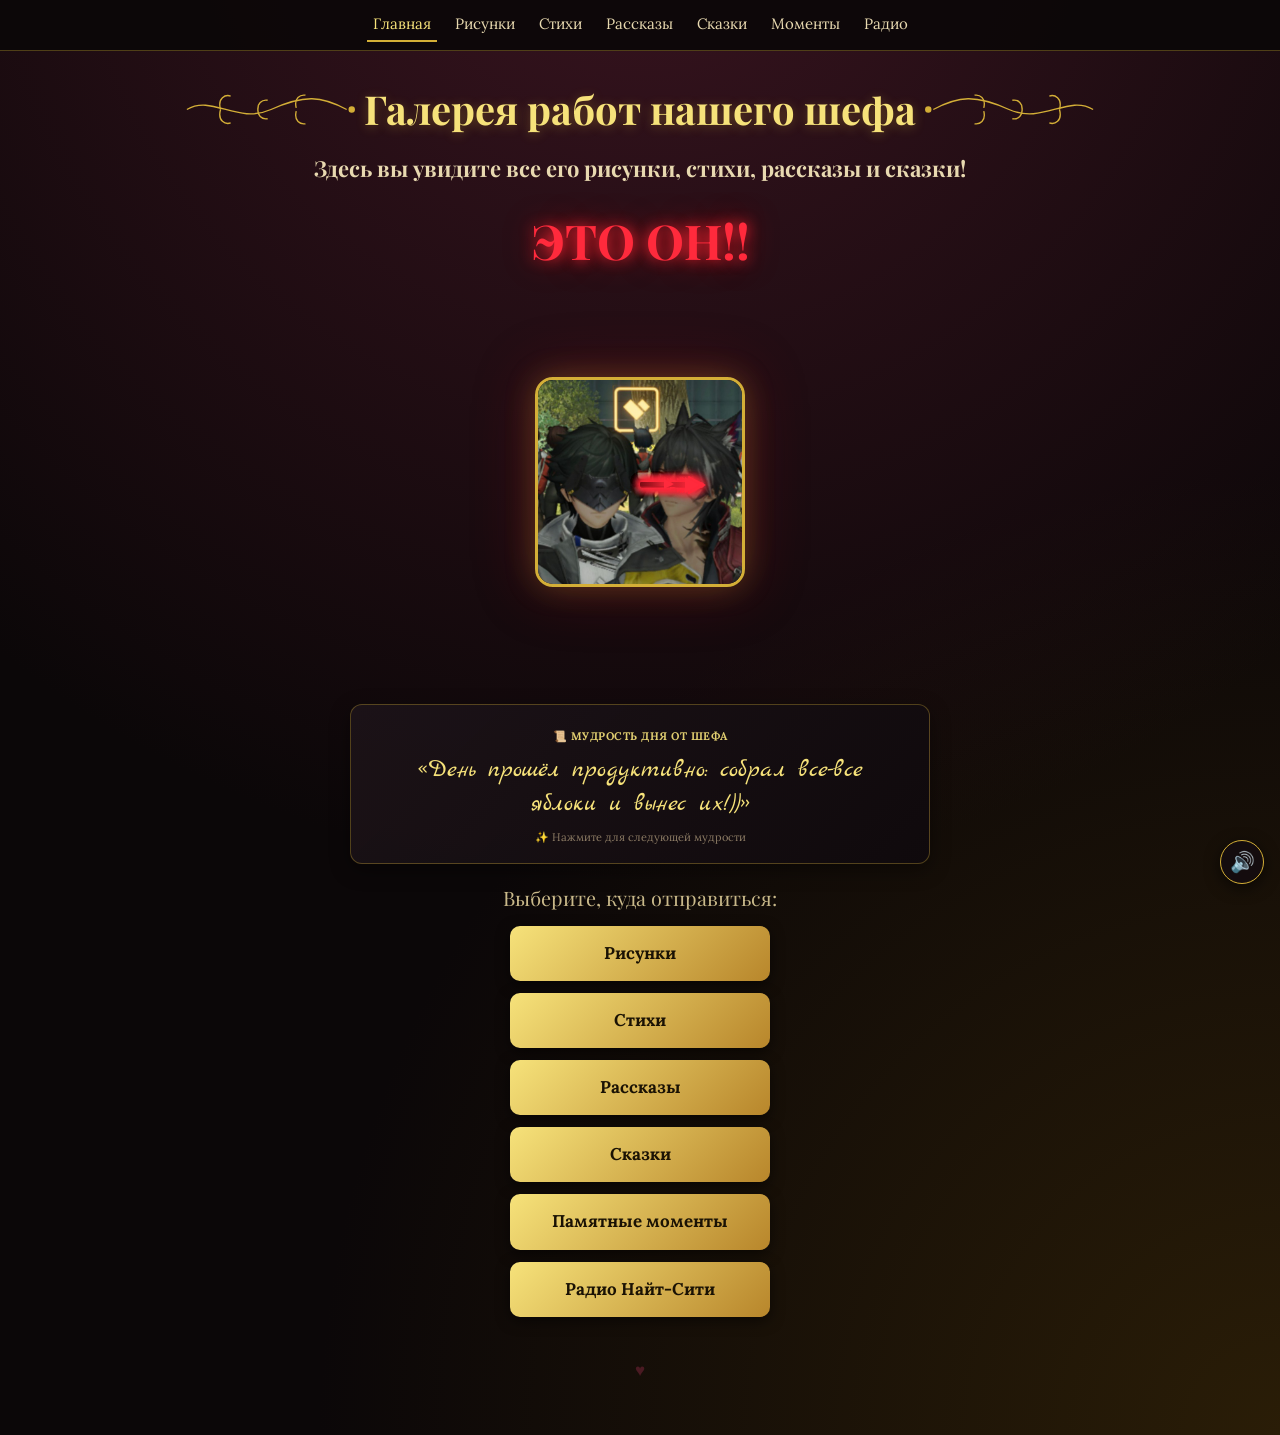
<file: index.html>
<!doctype html>
<html lang="ru">
    <head>
        <meta charset="UTF-8" />
        <meta name="viewport" content="width=device-width, initial-scale=1.0" />
        <title>Галерея шефа</title>
        <link rel="preconnect" href="https://fonts.googleapis.com" />
        <link
            href="https://fonts.googleapis.com/css2?family=Lora&family=Marck+Script&family=Playfair+Display:wght@700&display=swap"
            rel="stylesheet"
        />
        <link rel="stylesheet" href="style.css" />
    </head>
    <body data-page="index">
        <h1>Галерея работ нашего шефа</h1>
        <h2>Здесь вы увидите все его рисунки, стихи, рассказы и сказки!</h2>
        <div class="who">ЭТО ОН!!</div>
        <div class="hero" id="hero"></div>
        <div
            class="shef-quote-box"
            id="quote-box"
            title="Нажмите, чтобы получить новую мудрость Шефа"
        >
            <div class="quote-badge">📜 Мудрость дня от Шефа</div>
            <div class="quote-text" id="quote-text"></div>
            <div class="quote-hint">✨ Нажмите для следующей мудрости</div>
        </div>
        <h3>Выберите, куда отправиться:</h3>
        <div class="buttons">
            <a class="button" href="pictures.html">Рисунки</a>
            <a class="button" href="poems.html">Стихи</a>
            <a class="button" href="stories.html">Рассказы</a>
            <a class="button" href="tales.html">Сказки</a>
            <a class="button" href="moments.html">Памятные моменты</a>
            <a class="button" href="radio.html">Радио Найт-Сити</a>
        </div>
        <p class="foot"><span id="heart">♥</span></p>
        <script src="data.js"></script>
        <script src="app.js"></script>
    </body>
</html>
</file>
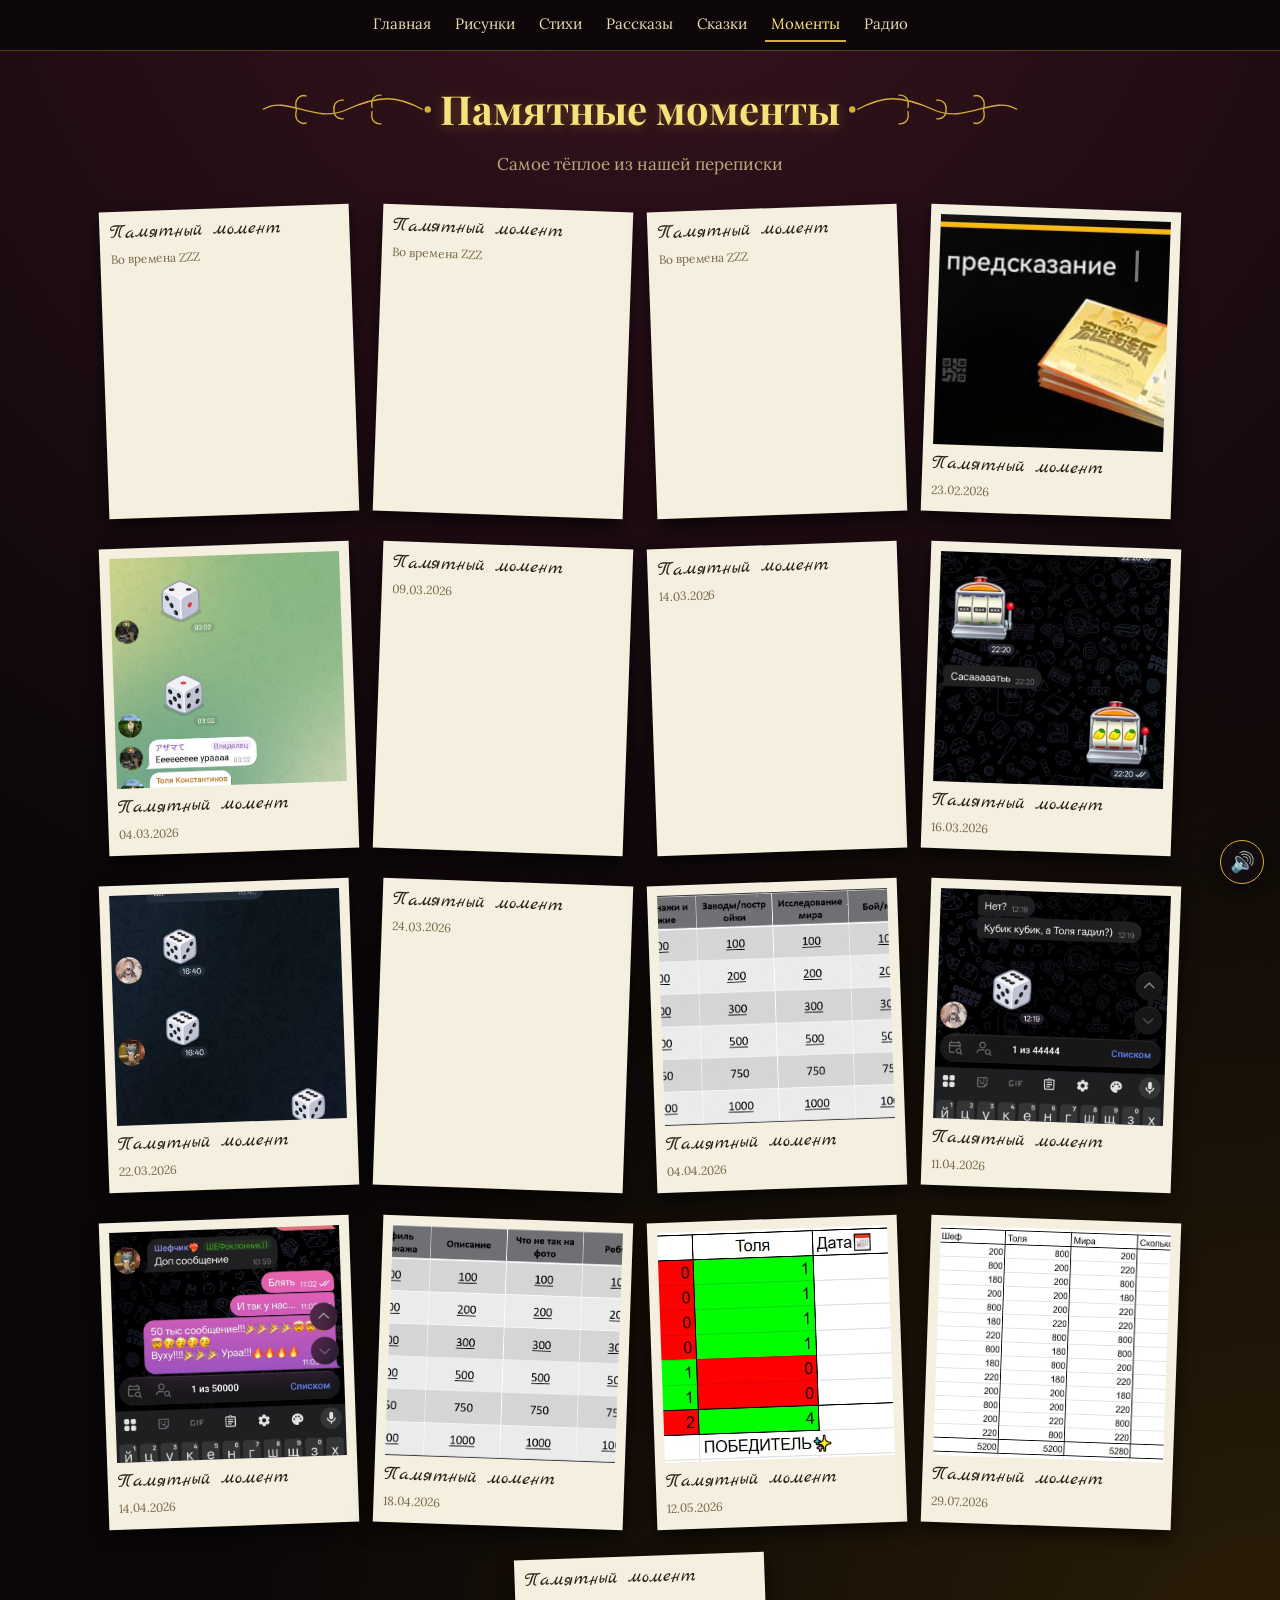
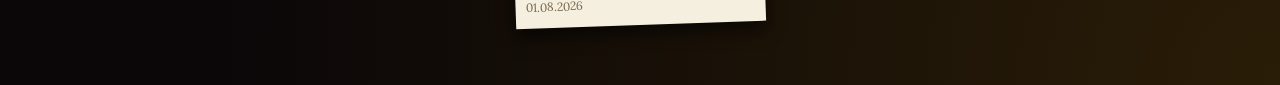
<file: moments.html>
<!DOCTYPE html>
<html lang="ru">
<head>
<meta charset="UTF-8">
<meta name="viewport" content="width=device-width, initial-scale=1.0">
<title>Галерея шефа — Моменты</title>
<link rel="preconnect" href="https://fonts.googleapis.com">
<link href="https://fonts.googleapis.com/css2?family=Lora&family=Marck+Script&family=Playfair+Display:wght@700&display=swap" rel="stylesheet">
<link rel="stylesheet" href="style.css">
</head>
<body data-page="moments">
<h1>Памятные моменты</h1>
<p class="sub">Самое тёплое из нашей переписки</p>
<main id="list"></main>
<script src="data.js"></script>
<script src="app.js"></script>
</body>
</html>
</file>
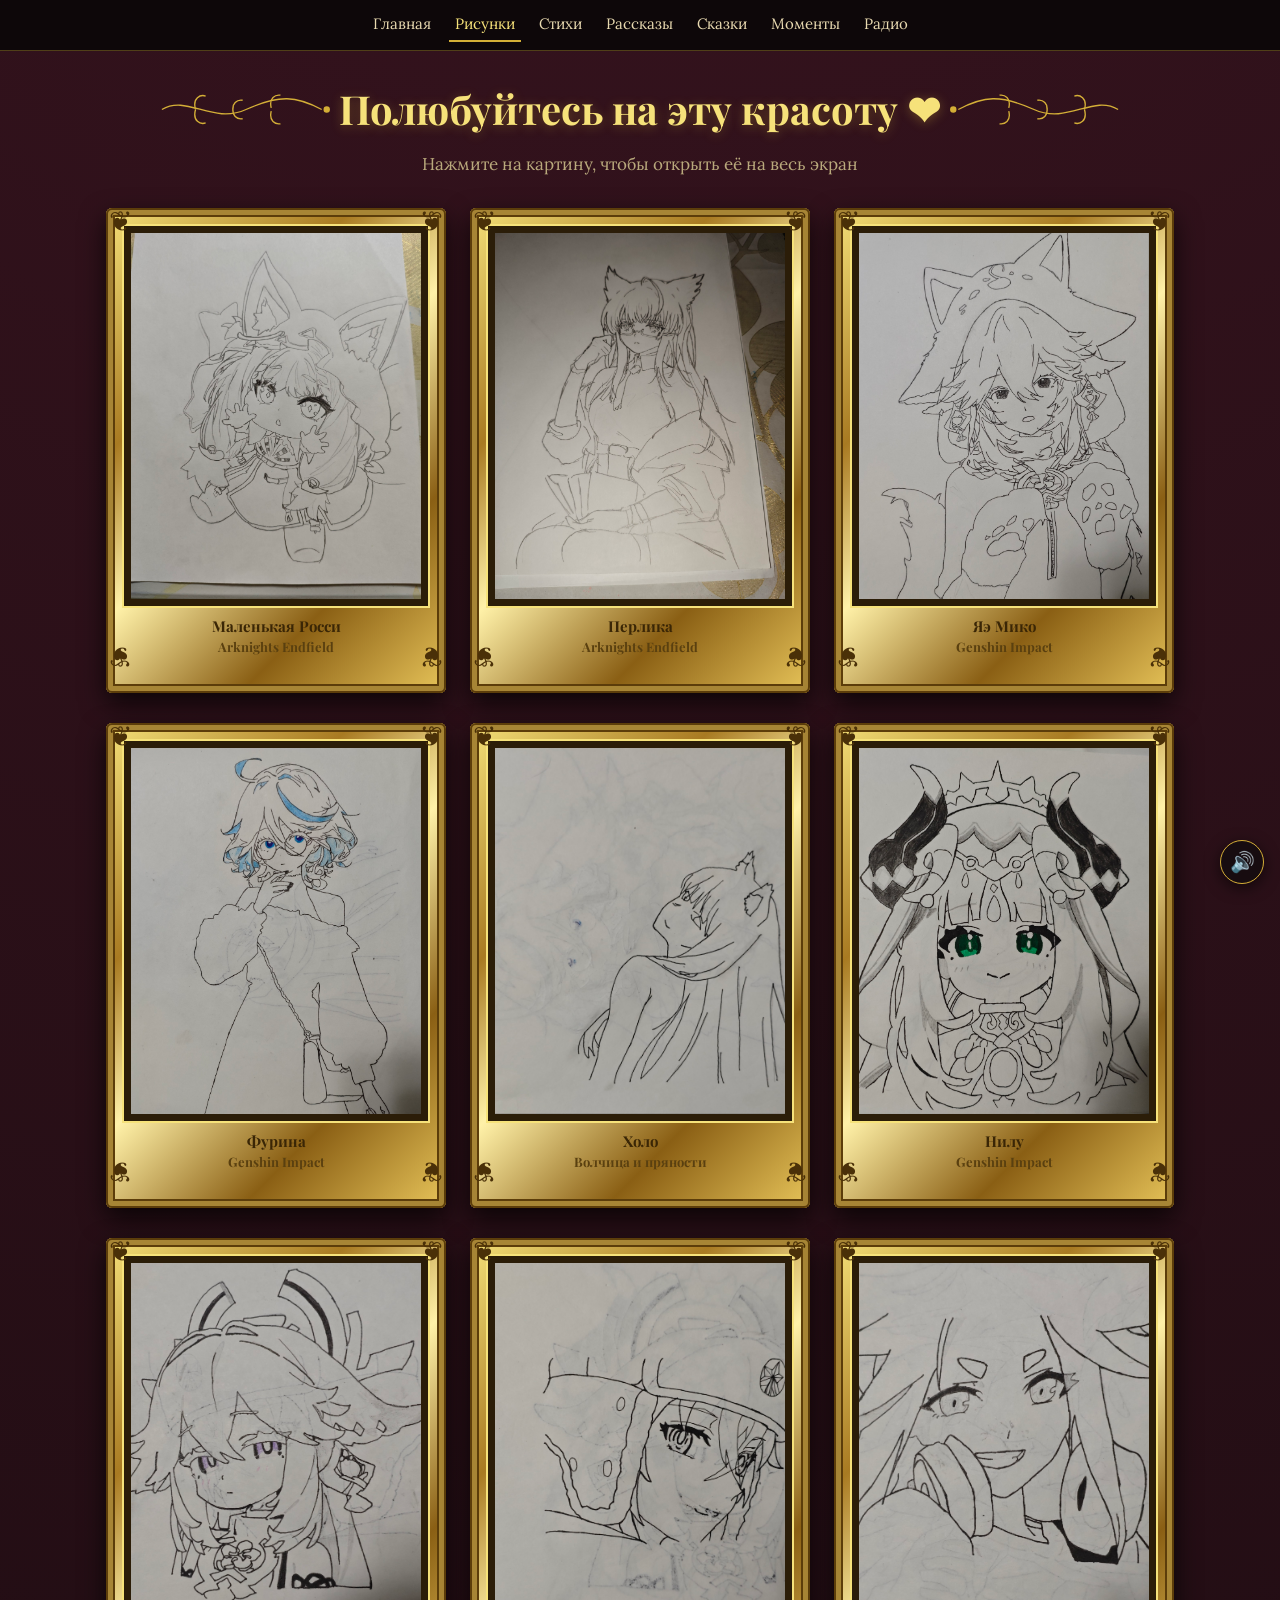
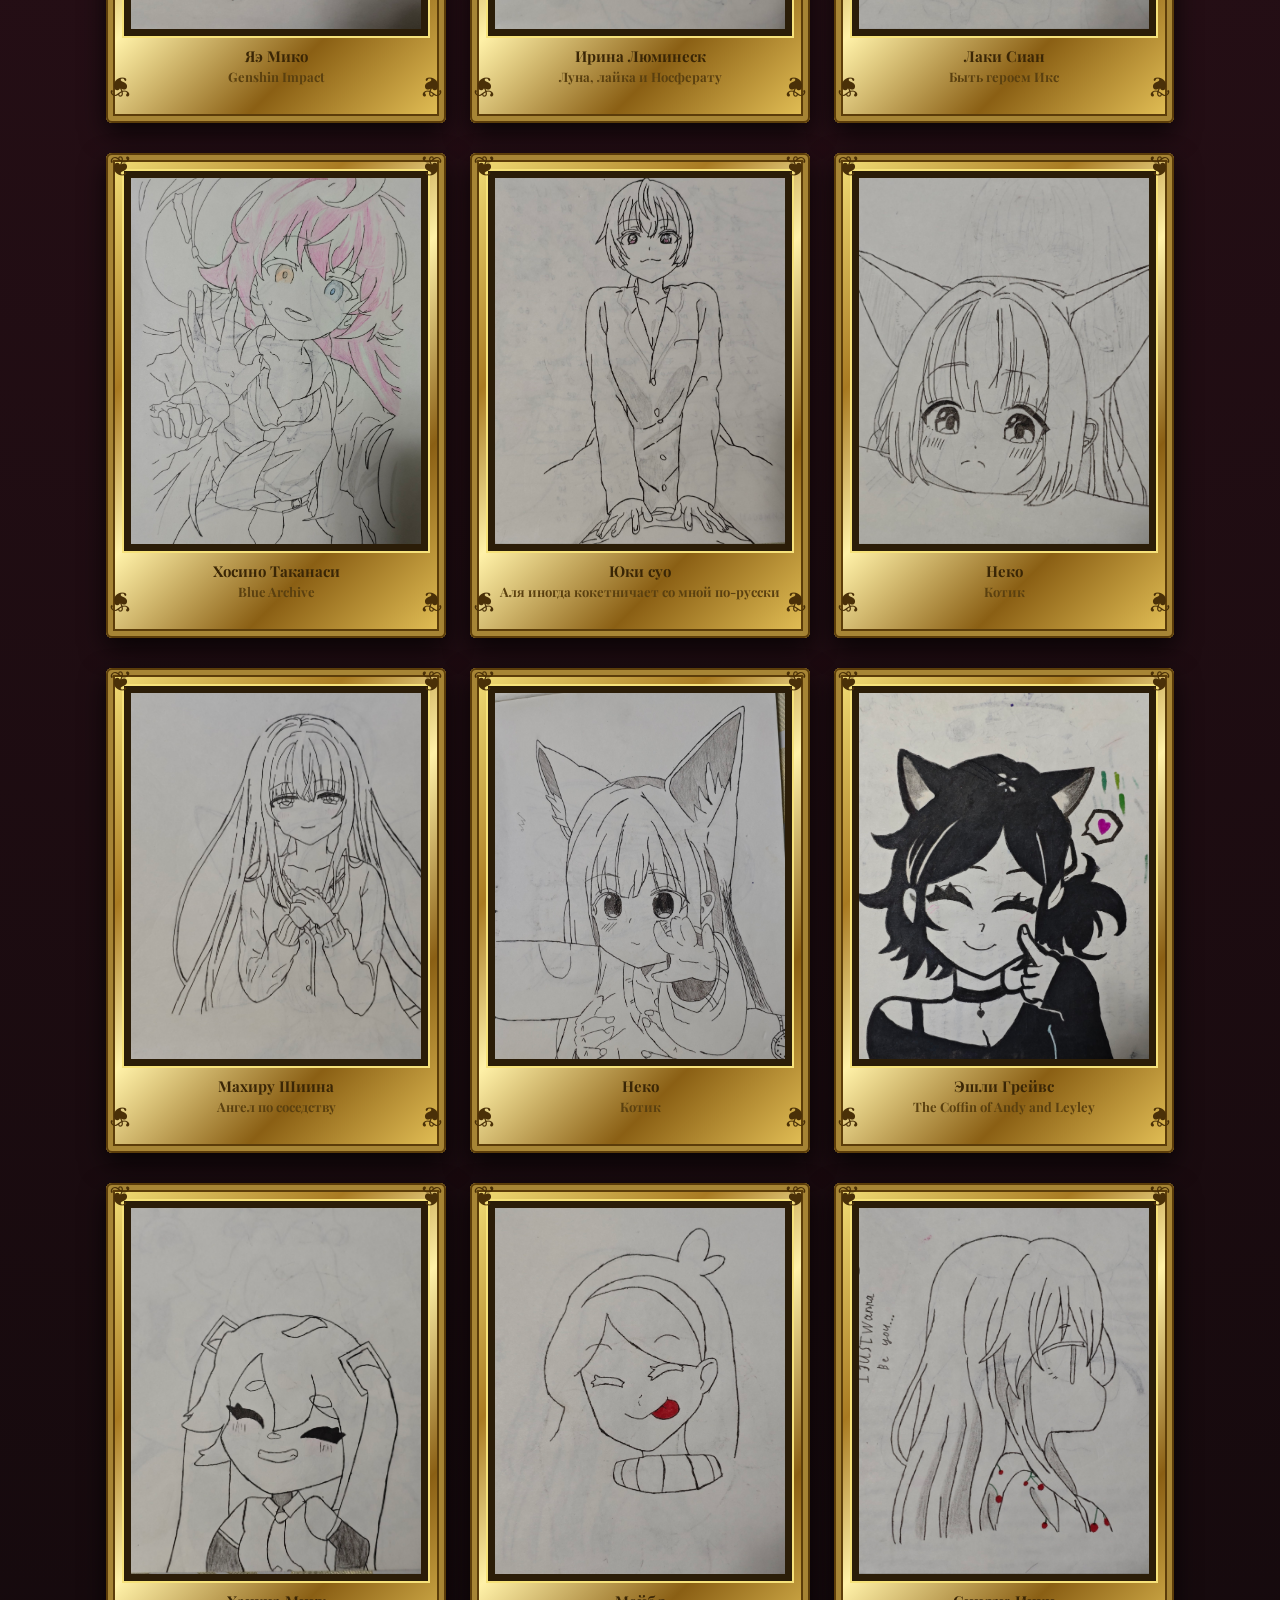
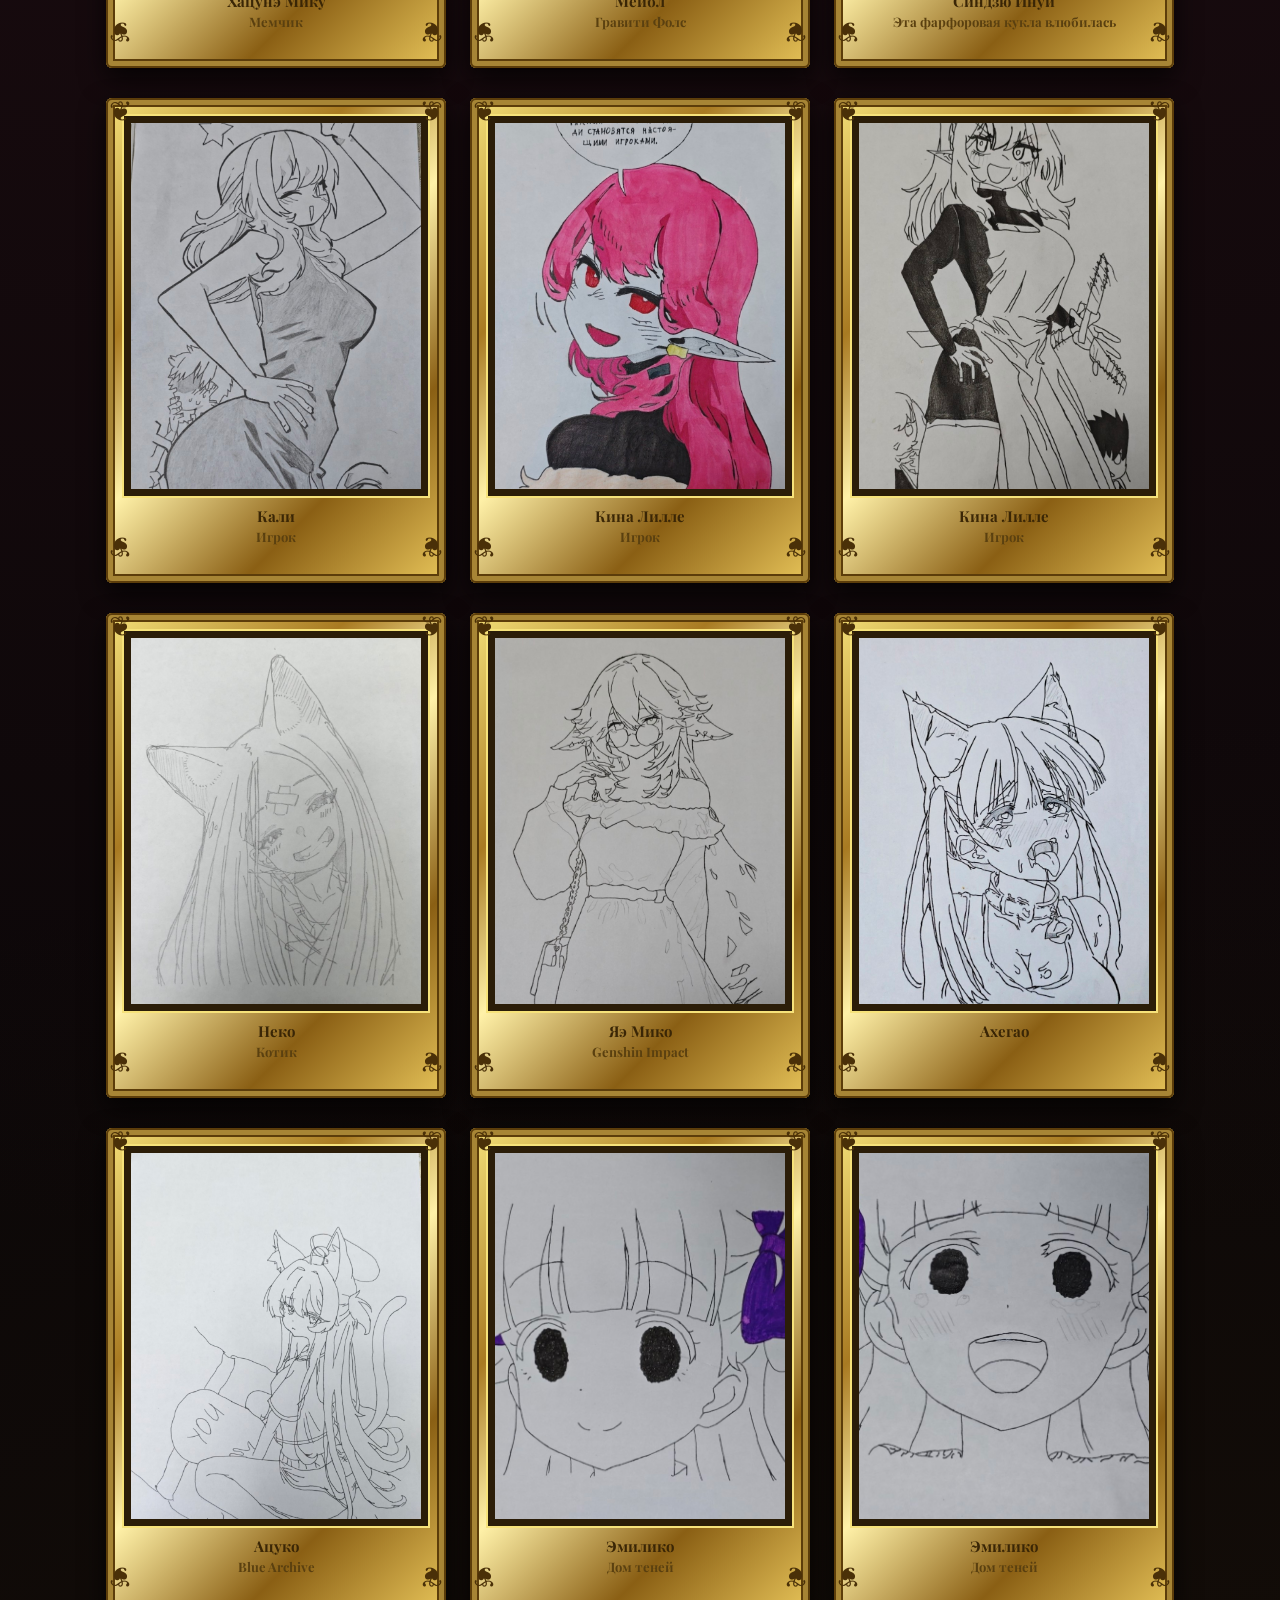
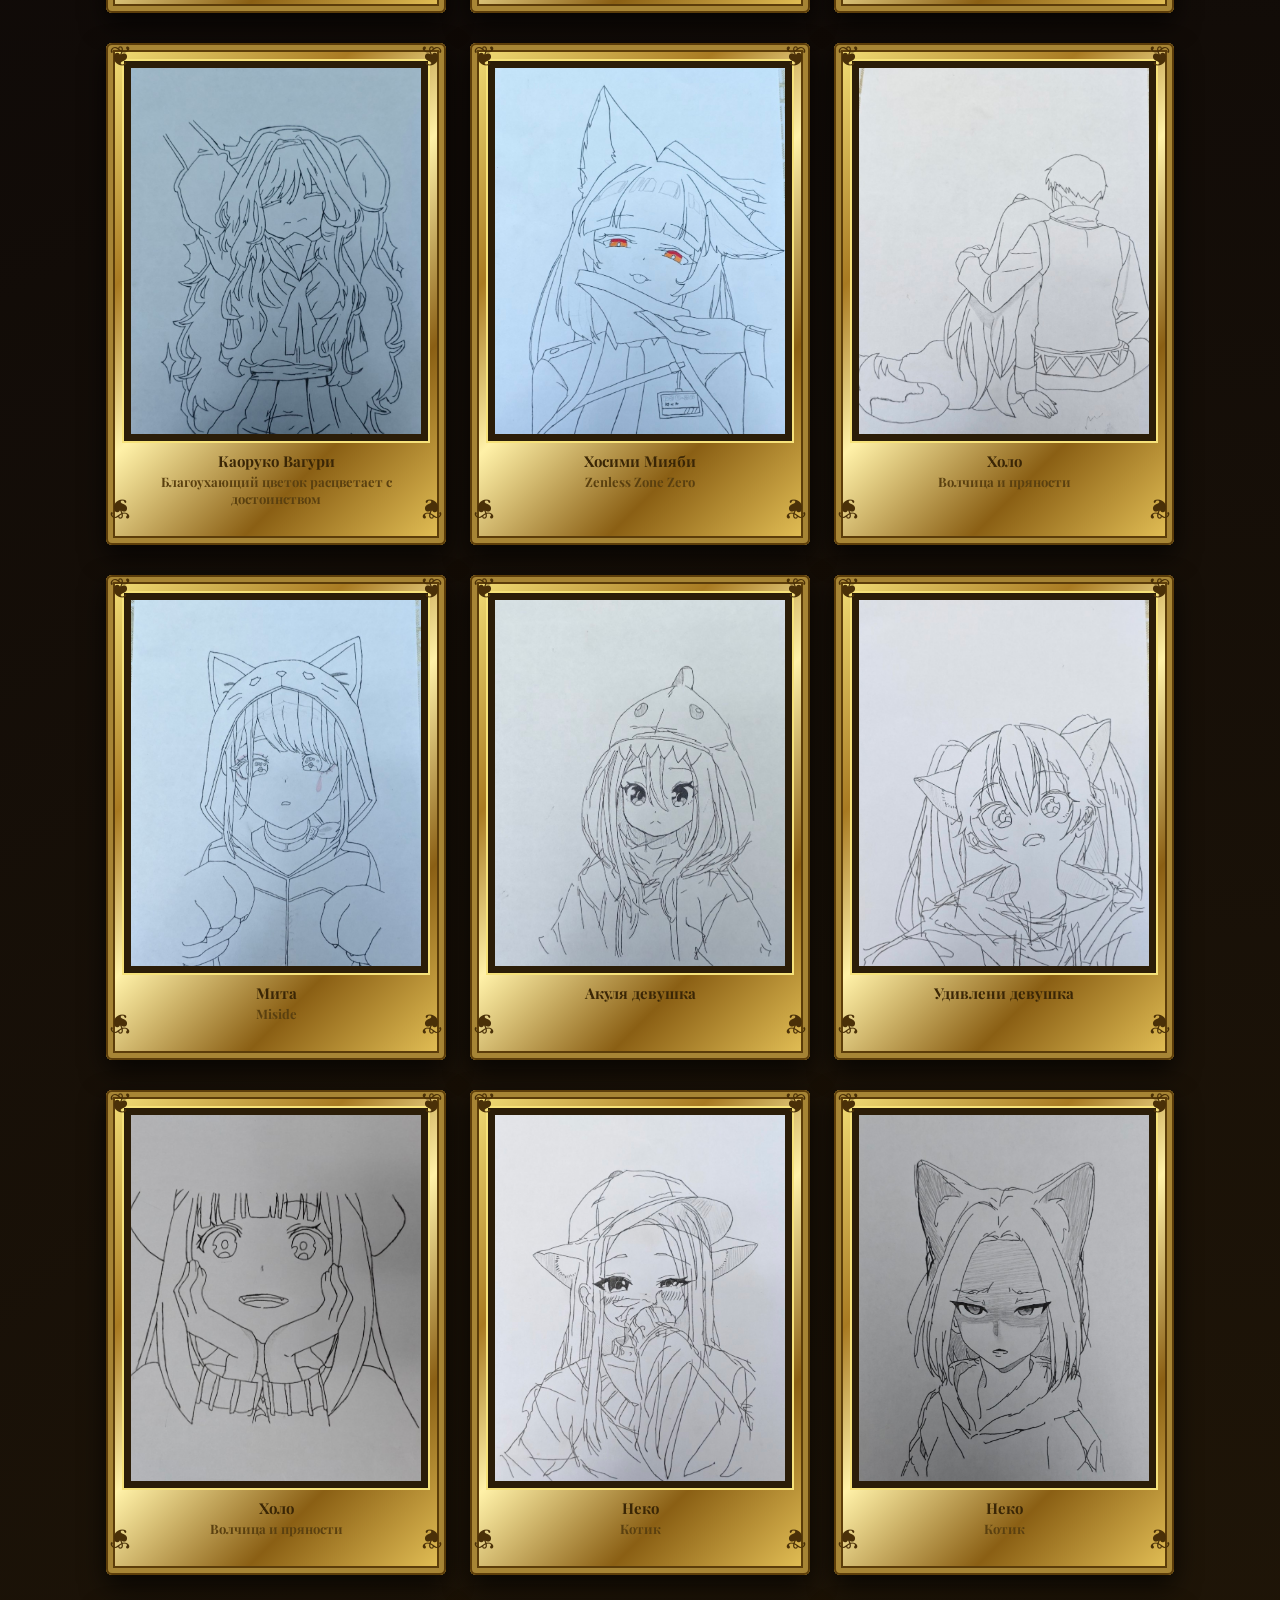
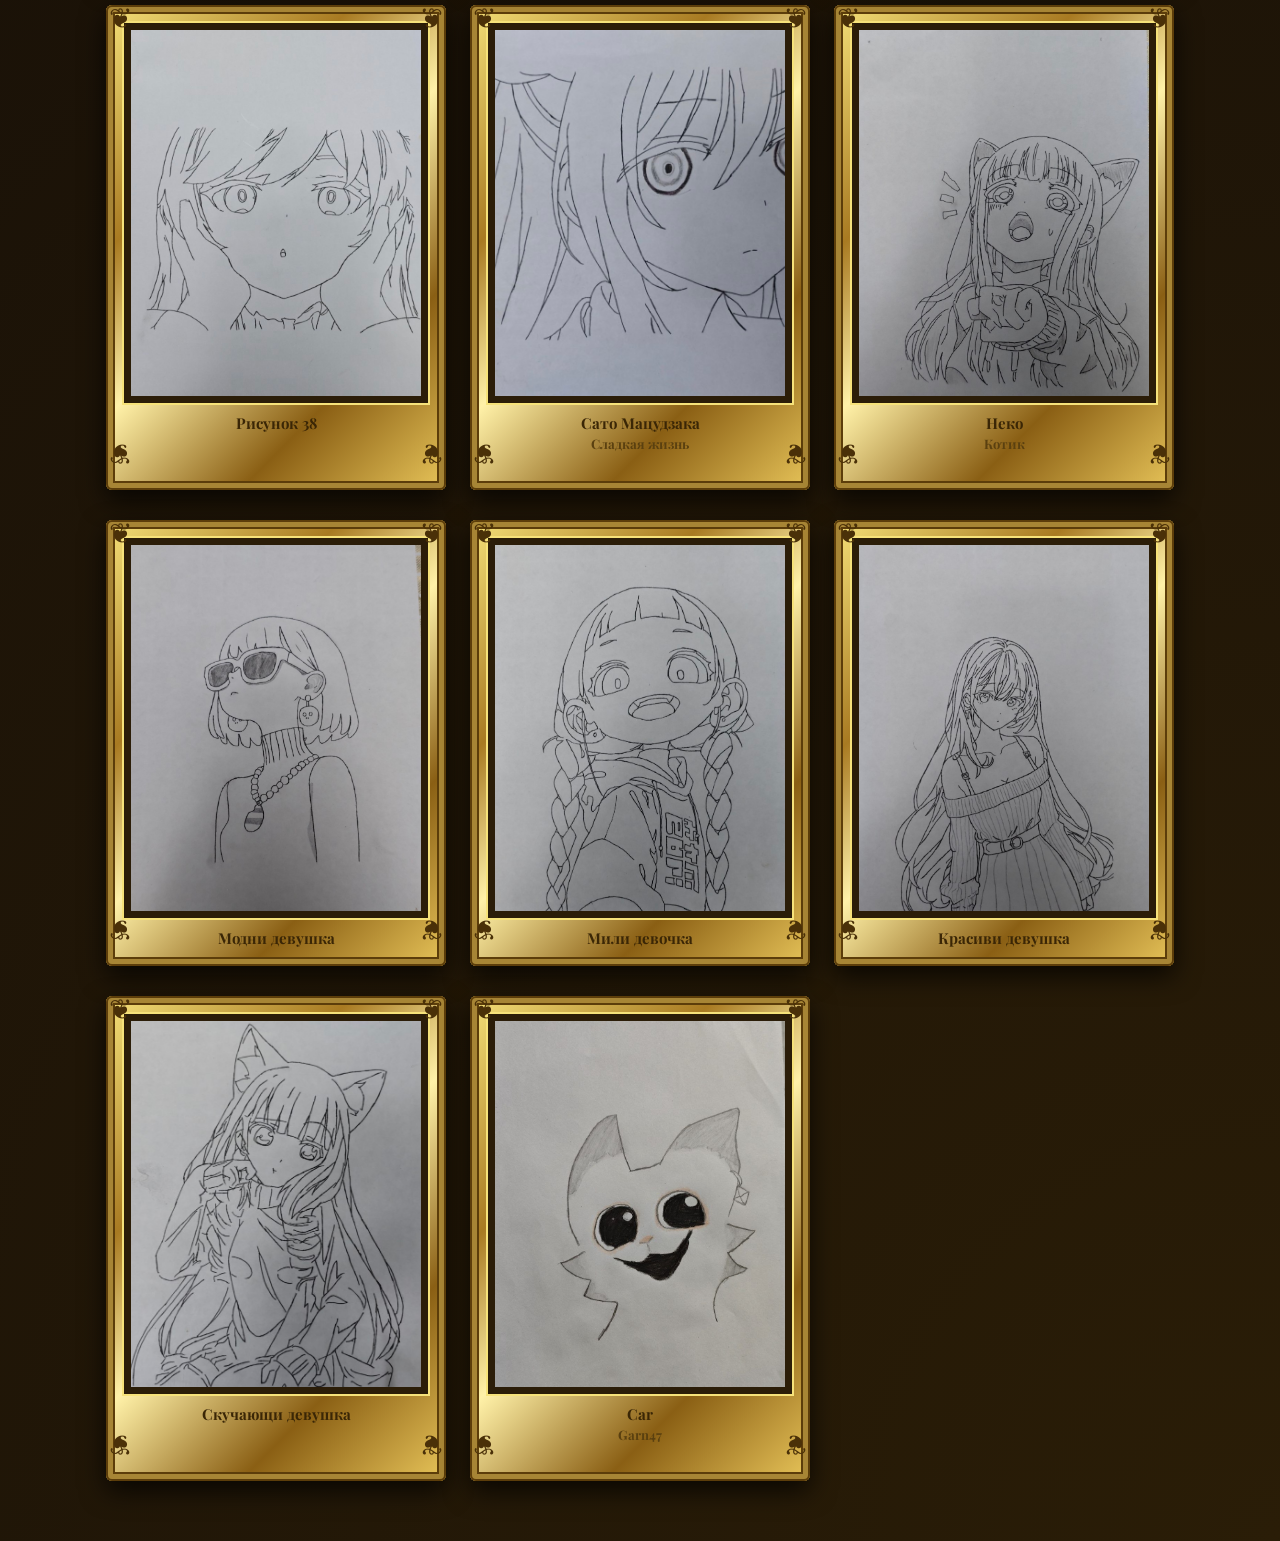
<file: pictures.html>
<!DOCTYPE html>
<html lang="ru">
<head>
<meta charset="UTF-8">
<meta name="viewport" content="width=device-width, initial-scale=1.0">
<title>Галерея шефа — Рисунки</title>
<link rel="preconnect" href="https://fonts.googleapis.com">
<link href="https://fonts.googleapis.com/css2?family=Lora&family=Marck+Script&family=Playfair+Display:wght@700&display=swap" rel="stylesheet">
<link rel="stylesheet" href="style.css">
</head>
<body data-page="pictures">
<h1>Полюбуйтесь на эту красоту ❤</h1>
<p class="sub">Нажмите на картину, чтобы открыть её на весь экран</p>
<main id="list"></main>
<script src="data.js"></script>
<script src="app.js"></script>
</body>
</html>
</file>
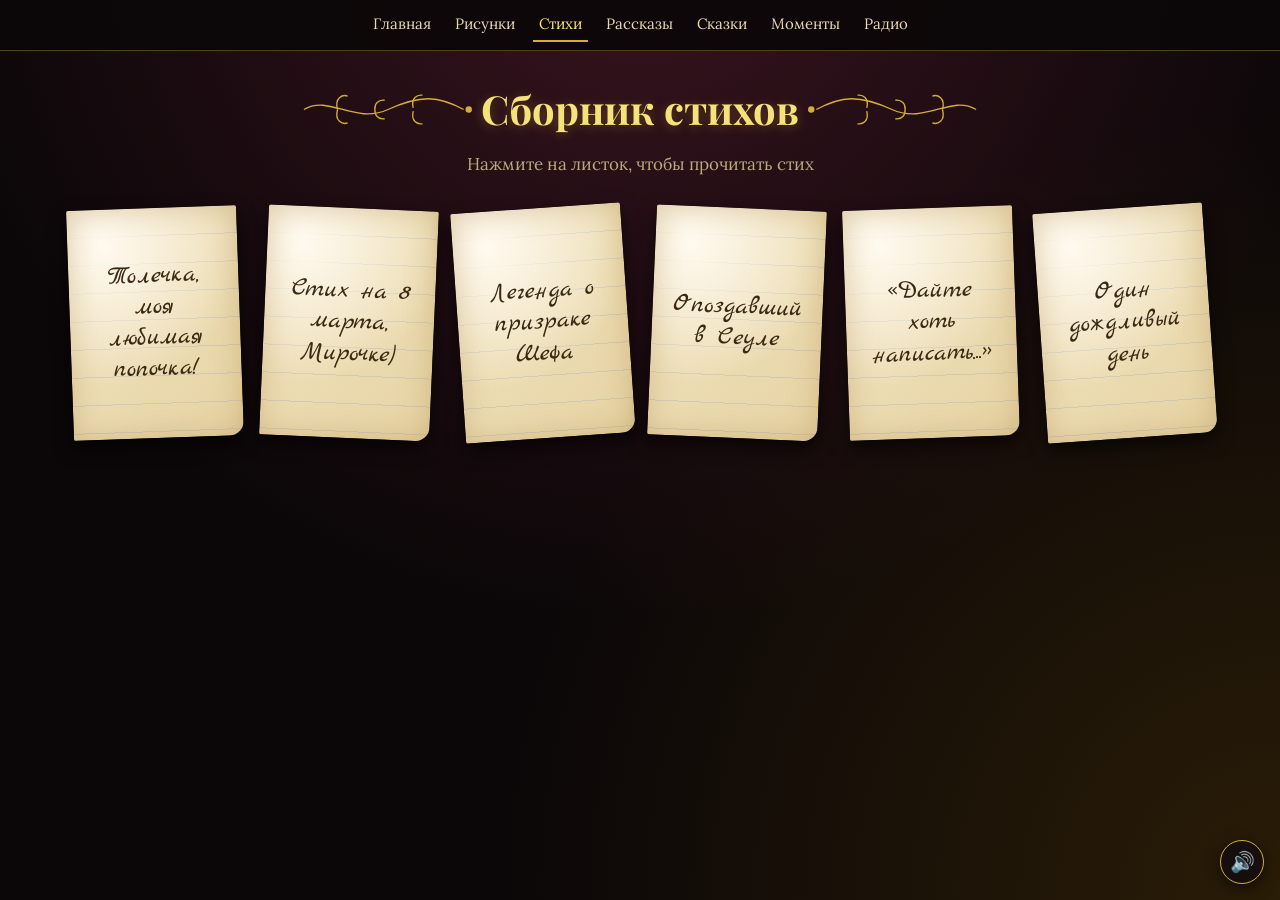
<file: poems.html>
<!DOCTYPE html>
<html lang="ru">
<head>
<meta charset="UTF-8">
<meta name="viewport" content="width=device-width, initial-scale=1.0">
<title>Галерея шефа — Стихи</title>
<link rel="preconnect" href="https://fonts.googleapis.com">
<link href="https://fonts.googleapis.com/css2?family=Lora&family=Marck+Script&family=Playfair+Display:wght@700&display=swap" rel="stylesheet">
<link rel="stylesheet" href="style.css">
</head>
<body data-page="poems">
<h1>Сборник стихов</h1>
<p class="sub">Нажмите на листок, чтобы прочитать стих</p>
<main id="list"></main>
<script src="data.js"></script>
<script src="app.js"></script>
</body>
</html>
</file>
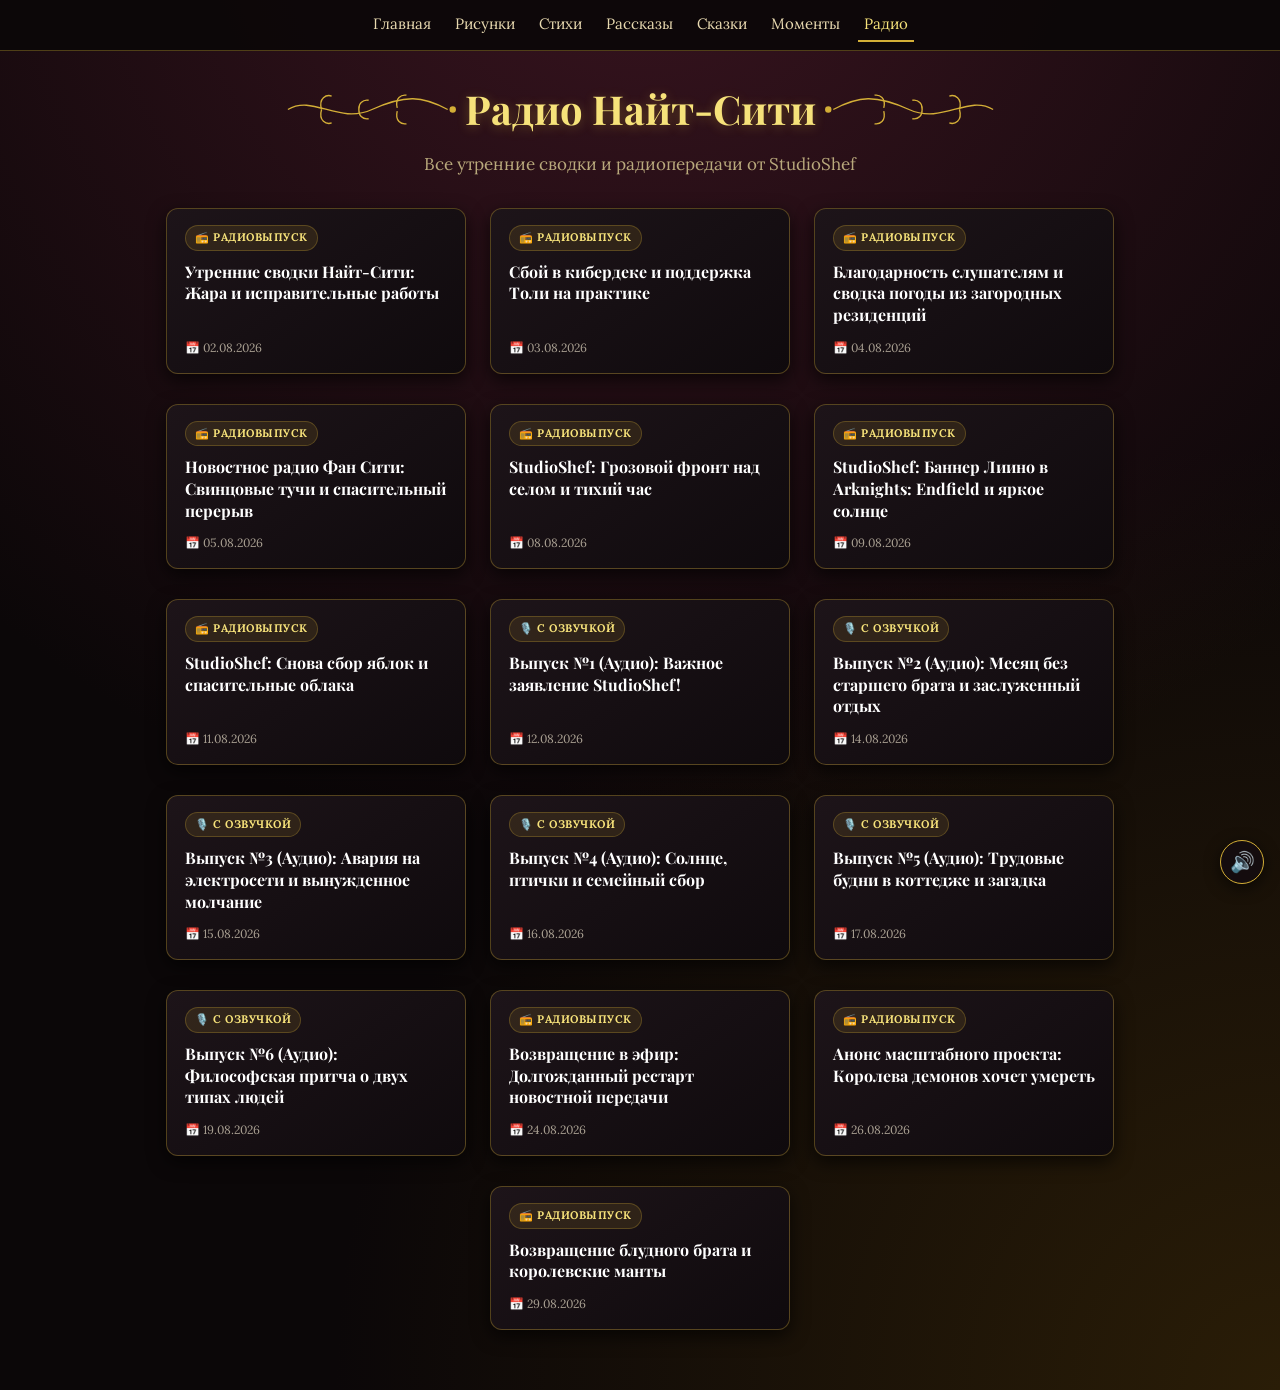
<file: radio.html>
<!doctype html>
<html lang="ru">
    <head>
        <meta charset="UTF-8" />
        <meta name="viewport" content="width=device-width, initial-scale=1.0" />
        <title>Галерея шефа — Радио Найт-Сити</title>
        <link rel="preconnect" href="https://fonts.googleapis.com" />
        <link
            href="https://fonts.googleapis.com/css2?family=Lora&family=Marck+Script&family=Playfair+Display:wght@700&display=swap"
            rel="stylesheet"
        />
        <link rel="stylesheet" href="style.css" />
    </head>
    <body data-page="radio">
        <h1>Радио Найт-Сити</h1>
        <p class="sub">Все утренние сводки и радиопередачи от StudioShef</p>
        <main id="list"></main>
        <script src="data.js"></script>
        <script src="app.js"></script>
    </body>
</html>
</file>
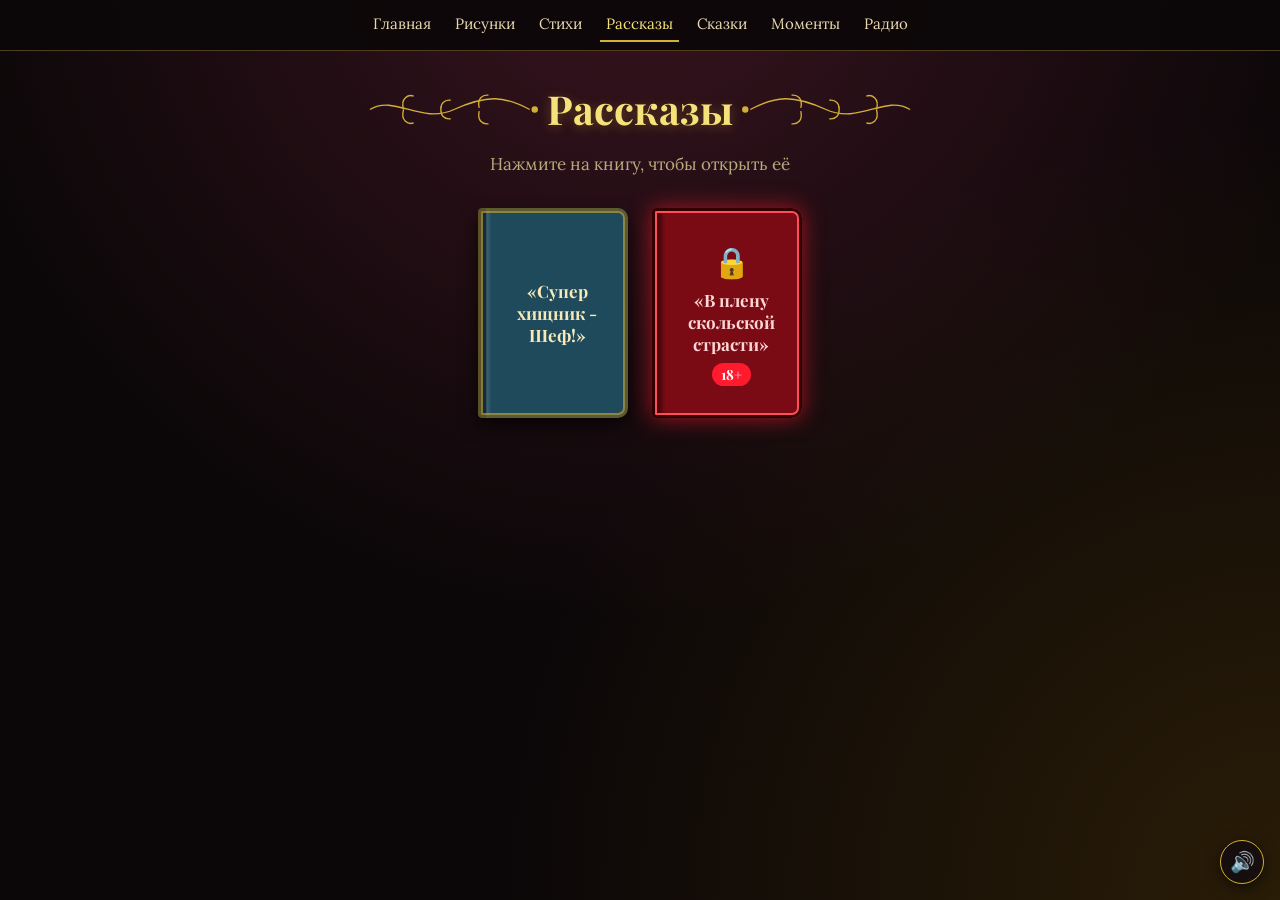
<file: stories.html>
<!DOCTYPE html>
<html lang="ru">
<head>
<meta charset="UTF-8">
<meta name="viewport" content="width=device-width, initial-scale=1.0">
<title>Галерея шефа — Рассказы</title>
<link rel="preconnect" href="https://fonts.googleapis.com">
<link href="https://fonts.googleapis.com/css2?family=Lora&family=Marck+Script&family=Playfair+Display:wght@700&display=swap" rel="stylesheet">
<link rel="stylesheet" href="style.css">
</head>
<body data-page="stories">
<h1>Рассказы</h1>
<p class="sub">Нажмите на книгу, чтобы открыть её</p>
<main id="list"></main>
<script src="data.js"></script>
<script src="app.js"></script>
</body>
</html>
</file>
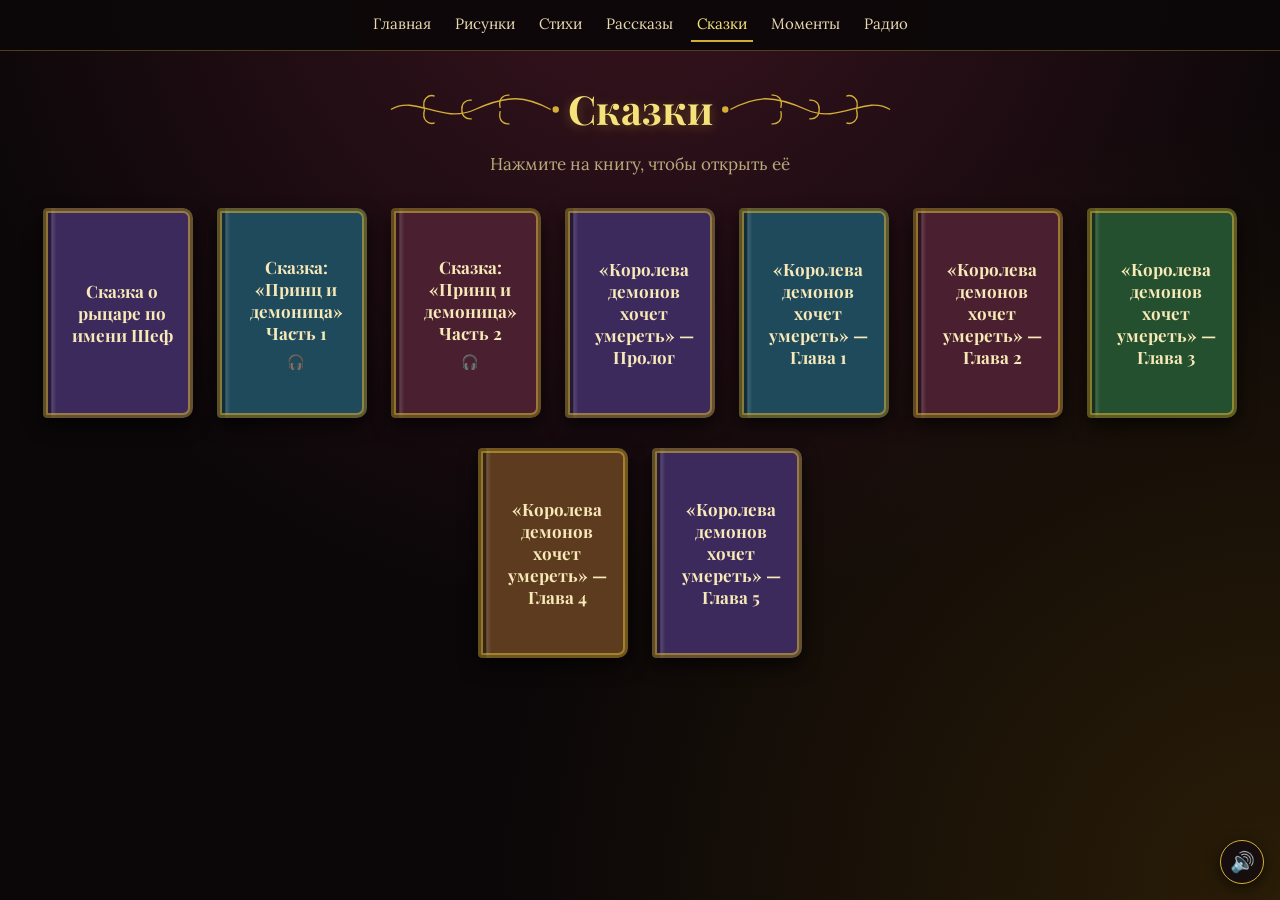
<file: tales.html>
<!DOCTYPE html>
<html lang="ru">
<head>
<meta charset="UTF-8">
<meta name="viewport" content="width=device-width, initial-scale=1.0">
<title>Галерея шефа — Сказки</title>
<link rel="preconnect" href="https://fonts.googleapis.com">
<link href="https://fonts.googleapis.com/css2?family=Lora&family=Marck+Script&family=Playfair+Display:wght@700&display=swap" rel="stylesheet">
<link rel="stylesheet" href="style.css">
</head>
<body data-page="tales">
<h1>Сказки</h1>
<p class="sub">Нажмите на книгу, чтобы открыть её</p>
<main id="list"></main>
<script src="data.js"></script>
<script src="app.js"></script>
</body>
</html>
</file>
<file: style.css>
* {
    margin: 0;
    padding: 0;
    box-sizing: border-box;
}
:root {
    --g: #d4af37;
    --gl: #f6e27a;
}
html,
body {
    overflow-x: hidden;
}
body {
    min-height: 100vh;
    color: #f3e9d2;
    font:
        17px/1.6 Lora,
        serif;
    background:
        radial-gradient(circle at 50% -10%, #3a1420, transparent 60%),
        radial-gradient(circle at 100% 100%, #2a1d07, transparent 50%), #0b0708;
    padding-bottom: 50px;
}
.nav {
    position: sticky;
    top: 0;
    z-index: 20;
    display: flex;
    flex-wrap: wrap;
    justify-content: center;
    gap: 2px 12px;
    padding: 8px;
    background: #0b0708ee;
    border-bottom: 1px solid #d4af3755;
}
.nav a {
    color: #e8d9b0;
    text-decoration: none;
    font-size: 15px;
    padding: 4px 6px;
    border-bottom: 2px solid transparent;
}
.nav a.on,
.nav a:hover {
    color: var(--gl);
    border-color: var(--g);
}
h1,
h2,
h3 {
    font-family: 'Playfair Display', serif;
    text-align: center;
    padding: 0 12px;
}
h1 {
    display: flex;
    align-items: center;
    justify-content: center;
    gap: 8px;
    margin: 26px 0 10px;
    font-size: clamp(22px, 5.5vw, 40px);
    color: var(--gl);
    text-shadow: 0 2px 12px #d4af3755;
}
h1::before,
h1::after {
    content: '';
    flex: 0 0 min(24vw, 170px);
    height: 44px;
    background: url("data:image/svg+xml,%3Csvg xmlns='http://www.w3.org/2000/svg' viewBox='0 0 200 44' fill='none' stroke='%23d4af37' stroke-width='1.6'%3E%3Cpath d='M0 22C30 4 60 40 100 22S160 6 190 22'/%3E%3Cpath d='M40 22c-4-14 6-18 12-16M40 22c-4 14 6 18 12 16M85 26c-3-12 5-16 11-15M85 18c-3 12 5 16 11 15M130 20c-3-12 5-16 11-15M130 24c-3 12 5 16 11 15' /%3E%3Ccircle cx='196' cy='22' r='3' fill='%23d4af37'/%3E%3C/svg%3E")
        center/contain no-repeat;
}
h1::after {
    transform: scaleX(-1);
}
h2 {
    font-size: clamp(16px, 4vw, 22px);
    margin: 6px 0;
    color: #e8d9b0;
}
h3 {
    margin: 18px 0 12px;
    font-weight: 400;
    color: #c9b98a;
}
.sub {
    text-align: center;
    color: #b9a97c;
    margin: 4px 12px 20px;
}
.hero {
    position: relative;
    width: min(94vw, 400px);
    height: min(94vw, 400px);
    margin: 10px auto 20px;
    display: flex;
    align-items: center;
    justify-content: center;
}
.av {
    position: relative;
    width: min(44vw, 210px);
    aspect-ratio: 1;
    border-radius: 18px;
    border: 3px solid var(--g);
    box-shadow:
        0 0 30px #d4af3744,
        0 0 60px #8a0f1a66;
    overflow: hidden;
    z-index: 2;
}
.av img {
    position: absolute;
    inset: 0;
    width: 100%;
    height: 100%;
    object-fit: cover;
    opacity: 0;
    transition: opacity 1.2s;
}
.av img.on {
    opacity: 1;
}
.arrows-ring {
    position: absolute;
    inset: 0;
    pointer-events: none;
    z-index: 3;
}
.arrow {
    position: absolute;
    top: 50%;
    left: 50%;
    width: var(--w, 45px);
    height: var(--h, 4px);
    background: linear-gradient(90deg, #7a0b14, #ff2a3c);
    border-radius: 3px;
    box-shadow: 0 0 10px #ff2a3c;
    transform-origin: 0 0;
    animation: arrowPulse 1.1s ease-in-out infinite;
    animation-delay: var(--del, 0s);
}
.arrow::after {
    content: '';
    position: absolute;
    right: -2px;
    top: 50%;
    transform: translateY(-50%);
    border-left: var(--hw, 13px) solid #ff2a3c;
    border-top: calc(var(--hw, 13px) * 0.58) solid transparent;
    border-bottom: calc(var(--hw, 13px) * 0.58) solid transparent;
    filter: drop-shadow(0 0 6px #ff2a3c);
}
@keyframes arrowPulse {
    0%,
    100% {
        transform: rotate(var(--a))
            translate(
                calc(min(22vw, 105px) + var(--gap, 16px) + var(--w)),
                -50%
            )
            rotate(180deg) translateX(0);
    }
    50% {
        transform: rotate(var(--a))
            translate(
                calc(min(22vw, 105px) + var(--gap, 16px) + var(--w)),
                -50%
            )
            rotate(180deg) translateX(var(--pulse, 10px));
    }
}
.buttons {
    display: flex;
    flex-direction: column;
    align-items: center;
    gap: 12px;
}
.button {
    width: min(260px, 80vw);
    text-align: center;
    text-decoration: none;
    color: #1a1204;
    font-weight: 700;
    background: linear-gradient(135deg, #f6e27a, #b8862b);
    border-radius: 10px;
    padding: 14px;
    box-shadow: 0 4px 14px #0008;
    transition: all 0.3s ease-out;
}
.button:hover {
    transform: scale(0.95);
    filter: brightness(0.9);
}
.foot {
    text-align: center;
    margin-top: 40px;
    color: #3a2a2a;
    min-height: 28px;
}
#heart {
    cursor: pointer;
    color: #4a1a22;
    padding: 8px;
}
.shelf,
.pictures {
    display: flex;
    flex-wrap: wrap;
    justify-content: center;
    gap: 30px 24px;
    padding: 10px 16px;
}
.pictures {
    display: grid;
    grid-template-columns: repeat(auto-fill, minmax(min(280px, 100%), 1fr));
    max-width: 1100px;
    margin: auto;
}
.frame {
    position: relative;
    padding: 18px;
    cursor: zoom-in;
    background: linear-gradient(
        135deg,
        #f6e27a,
        #a87a22 30%,
        #fff1a8 50%,
        #8a5f14 75%,
        #e8c55a
    );
    border-radius: 6px;
    box-shadow:
        0 10px 26px #000b,
        inset 0 0 0 2px #5c3d0a,
        inset 0 0 0 7px #e8c55a88,
        inset 0 0 0 9px #5c3d0a;
}
.frame img {
    display: block;
    width: 100%;
    aspect-ratio: 4/5;
    object-fit: cover;
    border: 7px solid #2b1d08;
    box-shadow:
        inset 0 0 14px #000,
        0 0 0 2px #f6e27a;
}
.frame figcaption {
    text-align: center;
    color: #3a2606;
    font:
        700 15px 'Playfair Display',
        serif;
    padding-top: 10px;
}
.frame figcaption small {
    display: block;
    font-size: 13px;
    color: #5a4010;
    margin-top: 2px;
}
.frame i {
    position: absolute;
    width: 30px;
    height: 30px;
    color: #4a3008;
    font: normal 28px/30px serif;
}
.frame i::before {
    content: '❦';
}
.frame i:nth-child(1) {
    top: -1px;
    left: 3px;
}
.frame i:nth-child(2) {
    top: -1px;
    right: 3px;
    transform: scaleX(-1);
}
.frame i:nth-child(3) {
    bottom: 22px;
    left: 3px;
    transform: scaleY(-1);
}
.frame i:nth-child(4) {
    bottom: 22px;
    right: 3px;
    transform: scale(-1);
}
.sheet {
    width: 170px;
    height: 230px;
    border: 0;
    cursor: pointer;
    color: #3a2a14;
    font:
        26px/1.2 'Marck Script',
        cursive;
    padding: 30px 16px;
    display: flex;
    align-items: center;
    justify-content: center;
    text-align: center;
    transform: rotate(var(--r, -2deg));
    transition: transform 0.3s;
    background:
        radial-gradient(circle at 20% 15%, #fffaf0, transparent 60%),
        repeating-linear-gradient(#0000 0 27px, #9aa9c455 27px 28px),
        linear-gradient(135deg, #f3e6c4, #e6d3a3);
    box-shadow:
        0 8px 18px #000a,
        inset 0 0 30px #b08a4a66;
    border-radius: 2px 2px 14px 2px;
}
.sheet:nth-child(even) {
    --r: 2.5deg;
}
.sheet:nth-child(3n) {
    --r: -4deg;
}
.sheet:hover {
    transform: rotate(0) scale(1.06);
}
.book {
    position: relative;
    width: 150px;
    height: 210px;
    border: 0;
    background: none;
    cursor: pointer;
    perspective: 900px;
    color: #f8e9b8;
    transition: transform 0.3s;
}
.book:hover {
    transform: translateY(-6px);
}
.book .pg {
    position: absolute;
    inset: 5px 0 5px 8px;
    background: repeating-linear-gradient(
        90deg,
        #f4ead2 0 3px,
        #d9c9a3 3px 4px
    );
    border-radius: 2px 8px 8px 2px;
}
.book .cv {
    backface-visibility: hidden;
    -webkit-backface-visibility: hidden;
    position: absolute;
    inset: 0;
    z-index: 2;
    display: flex;
    flex-direction: column;
    align-items: center;
    justify-content: center;
    gap: 8px;
    padding: 16px 14px 16px 22px;
    text-align: center;
    font:
        700 17px 'Playfair Display',
        serif;
    border-radius: 4px 10px 10px 4px;
    transform-origin: left;
    transition: transform 0.7s;
    background:
        linear-gradient(90deg, #0006 0 5%, #fff2 6%, transparent 9%), var(--c);
    box-shadow:
        0 8px 18px #000a,
        inset 0 0 0 3px #0005,
        inset 0 0 0 5px #d4af3799;
}
.book.open .cv {
    transform: rotateY(-165deg);
}
.book.locked .cv {
    background: linear-gradient(90deg, #0006 0 5%, transparent 9%), #7a0b14;
    color: #ffd6d6;
    box-shadow:
        0 0 22px #ff1a2e99,
        inset 0 0 0 3px #300,
        inset 0 0 0 5px #ff4d5a;
    animation: glow 2s ease-in-out infinite;
}
@keyframes glow {
    50% {
        box-shadow:
            0 0 38px #ff1a2ecc,
            inset 0 0 0 3px #300,
            inset 0 0 0 5px #ff4d5a;
    }
}
.book em {
    font-style: normal;
    font-size: 30px;
}
.book b {
    background: #ff1a2e;
    color: #fff;
    font-size: 14px;
    padding: 2px 9px;
    border-radius: 12px;
}
.pol {
    width: min(100%, 250px);
    background: #f5efe0;
    color: #2b2014;
    padding: 10px 10px 14px;
    cursor: pointer;
    transform: rotate(var(--r, -2deg));
    box-shadow: 0 8px 18px #000a;
    transition: transform 0.3s;
}
.pol:nth-child(even) {
    --r: 2deg;
}
.pol:hover {
    transform: scale(1.05);
}
.pol img {
    width: 100%;
    aspect-ratio: 1;
    object-fit: cover;
    display: block;
    margin-bottom: 8px;
}
.pol figcaption {
    font:
        20px/1.2 'Marck Script',
        cursive;
    white-space: pre-line;
}
.pol small {
    display: block;
    margin-top: 6px;
    font: 12px Lora;
    color: #7a6a4a;
}
.radio-card {
    position: relative;
    width: min(100%, 300px);
    min-height: 140px;
    background: linear-gradient(145deg, #1d1419, #0f0a0d);
    border: 1px solid #d4af3755;
    border-radius: 12px;
    padding: 16px 18px;
    cursor: pointer;
    box-shadow: 0 6px 18px #000a;
    transition:
        transform 0.25s ease,
        border-color 0.25s ease,
        box-shadow 0.25s ease;
    display: flex;
    flex-direction: column;
    justify-content: space-between;
    text-align: left;
    color: #f3e9d2;
}
.radio-card:hover {
    transform: translateY(-4px) scale(1.02);
    border-color: var(--gl);
    box-shadow: 0 10px 26px rgba(212, 175, 55, 0.25);
}
.radio-card .badge {
    display: inline-flex;
    align-items: center;
    gap: 5px;
    font-size: 11px;
    font-weight: 700;
    text-transform: uppercase;
    letter-spacing: 0.5px;
    color: var(--gl);
    background: rgba(212, 175, 55, 0.12);
    border: 1px solid #d4af3744;
    padding: 3px 9px;
    border-radius: 14px;
    margin-bottom: 10px;
    width: fit-content;
}
.radio-card h4 {
    font-family: 'Playfair Display', serif;
    font-size: 16px;
    line-height: 1.35;
    color: #fff;
    margin-bottom: 12px;
}
.radio-card .radio-date {
    font-size: 12px;
    color: #a89f91;
    margin-top: auto;
}
.radio-meta {
    font-size: 14px;
    color: #5c4728;
    margin-bottom: 16px;
    padding-bottom: 10px;
    border-bottom: 1px dashed #d4af3744;
}
.ov {
    position: fixed;
    inset: 0;
    z-index: 50;
    display: none;
    overflow: auto;
    padding: 56px 14px 30px;
    background: #000e;
}
.ov.show {
    display: flex;
    animation: fi 0.4s;
}
@keyframes fi {
    from {
        opacity: 0;
    }
}
.x {
    position: fixed;
    top: 10px;
    right: 14px;
    z-index: 60;
    width: 42px;
    height: 42px;
    border-radius: 50%;
    border: 2px solid var(--g);
    background: #000a;
    color: var(--gl);
    font-size: 20px;
    cursor: pointer;
}
.ov-in {
    margin: auto;
    width: 100%;
    max-width: 720px;
}
.paper {
    color: #33260f;
    padding: clamp(20px, 5vw, 50px);
    border-radius: 4px;
    background:
        radial-gradient(circle at 15% 10%, #fffaf0, transparent 60%),
        linear-gradient(135deg, #f3e6c4, #e3cf9c);
    box-shadow:
        0 0 50px #000,
        inset 0 0 60px #b08a4a88;
    min-height: 70vh;
}
.paper h2 {
    color: #4a3008;
    margin-bottom: 18px;
    font-size: clamp(24px, 6vw, 34px);
}
.paper p {
    margin-bottom: 14px;
    text-align: justify;
}
.poem {
    font:
        clamp(22px, 5.5vw, 28px)/1.35 'Marck Script',
        cursive;
}
.poem p {
    text-align: center;
}
.book-open {
    animation: bo 0.8s ease-out;
}
@keyframes bo {
    from {
        transform: perspective(900px) rotateY(-60deg) scale(0.7);
        opacity: 0;
    }
}
.player {
    background: #0002;
    border-radius: 30px;
    padding: 8px 14px;
    margin-bottom: 18px;
    display: flex;
    flex-wrap: wrap;
    align-items: center;
    gap: 10px;
    font-weight: 700;
}
.player audio {
    flex: 1;
    min-width: 200px;
}
.pic {
    text-align: center;
}
.pic .full {
    max-width: 100%;
    max-height: 82vh;
    border: 3px solid var(--g);
    box-shadow: 0 0 40px #000;
}
.cap {
    margin-top: 10px;
    color: #e8d9b0;
    white-space: pre-line;
}
.cap small {
    font-size: 14px;
    opacity: 0.7;
}
.quest {
    text-align: center;
    background: #1a0a0e;
    border: 2px solid #c3202e;
    border-radius: 12px;
    padding: 28px 20px;
    box-shadow: 0 0 40px #ff1a2e55;
}
.quest h2 {
    color: #ff6a75;
    margin-bottom: 0;
}
.quest-head {
    display: flex;
    align-items: center;
    justify-content: center;
    position: relative;
    margin-bottom: 8px;
}
.quest-reset {
    position: absolute;
    right: 0;
    top: 50%;
    transform: translateY(-50%);
    background: transparent;
    border: 1px solid #d4af3744;
    color: var(--gl);
    border-radius: 6px;
    padding: 4px 8px;
    font-size: 14px;
    cursor: pointer;
    transition: all 0.2s;
}
.quest-reset:hover {
    border-color: var(--gl);
    background: rgba(212, 175, 55, 0.15);
    transform: translateY(-50%) rotate(180deg);
}
.quest-nav-dots {
    display: flex;
    justify-content: center;
    gap: 8px;
    margin: 8px auto 14px;
}
.q-dot {
    width: 32px;
    height: 32px;
    border-radius: 50%;
    border: 1px solid #d4af3766;
    background: rgba(20, 10, 15, 0.8);
    color: #e8d9b0;
    font-size: 13px;
    font-weight: bold;
    cursor: default;
    user-select: none;
    transition: all 0.2s;
    display: flex;
    align-items: center;
    justify-content: center;
}
.q-dot.cur {
    background: #c3202e;
    border-color: #ff6a75;
    color: #fff;
    box-shadow: 0 0 10px #ff1a2e88;
}
.q-dot.done {
    border-color: var(--g);
    color: var(--gl);
}
.quest-btn {
    border-color: #ff6a75 !important;
    color: #ffadb4 !important;
    background: linear-gradient(
        135deg,
        rgba(60, 20, 30, 0.85),
        rgba(30, 10, 15, 0.95)
    ) !important;
    box-shadow: 0 0 15px rgba(255, 26, 46, 0.3);
}
.quest-btn:hover {
    border-color: #ff2a40 !important;
    color: #fff !important;
    box-shadow: 0 0 25px rgba(255, 26, 46, 0.6);
    transform: translateY(-2px);
}
.quest p {
    margin: 12px 0;
}
.quest-media {
    margin: 16px auto 18px;
    display: flex;
    justify-content: center;
    align-items: center;
    max-width: 100%;
}
.quest-img {
    max-width: 100%;
    height: auto;
    border-radius: 10px;
    box-shadow: 0 4px 20px rgba(0, 0, 0, 0.45);
    display: block;
}
.quest input {
    width: 100%;
    max-width: 340px;
    padding: 12px;
    margin: 8px 0 14px;
    border-radius: 8px;
    border: 2px solid var(--g);
    background: #000;
    color: #fff;
    font-size: 17px;
}
.quest input.bad {
    animation: sh 0.4s;
    border-color: #f33;
}
@keyframes sh {
    25% {
        transform: translateX(-8px);
    }
    75% {
        transform: translateX(8px);
    }
}
.btn {
    background: linear-gradient(135deg, #f6e27a, #b8862b);
    color: #1a1204;
    border: 0;
    border-radius: 8px;
    padding: 11px 20px;
    font: 700 16px Lora;
    cursor: pointer;
    margin: 4px;
}
.btn.ghost {
    background: none;
    color: var(--gl);
    border: 2px solid var(--g);
}
.bar {
    height: 8px;
    background: #000;
    border-radius: 5px;
    overflow: hidden;
    margin: 10px 0;
}
.bar i {
    display: block;
    height: 100%;
    background: #e11d2e;
    transition: width 0.5s;
}

.who {
    text-align: center;
    font:
        700 clamp(28px, 8vw, 48px) 'Playfair Display',
        serif;
    color: #ff2a3c;
    text-shadow:
        0 0 14px #ff2a3c,
        0 0 30px #a00;
    margin-top: 22px;
    animation: pul 1s ease-in-out infinite;
}
@keyframes pul {
    50% {
        transform: scale(1.1);
    }
}

/* Звуковой переключатель (Mute/Unmute) */
.sound-toggle {
    position: fixed;
    bottom: 16px;
    right: 16px;
    z-index: 100;
    background: rgba(20, 12, 16, 0.85);
    border: 1px solid var(--g);
    color: var(--gl);
    font-size: 20px;
    width: 44px;
    height: 44px;
    border-radius: 50%;
    cursor: pointer;
    display: flex;
    align-items: center;
    justify-content: center;
    box-shadow: 0 4px 15px rgba(0, 0, 0, 0.6);
    backdrop-filter: blur(6px);
    transition:
        transform 0.2s,
        background 0.2s,
        border-color 0.2s;
}
.sound-toggle:hover {
    transform: scale(1.1);
    border-color: #fff;
    background: rgba(35, 20, 28, 0.95);
}

/* Цитатник Шефа */
.shef-quote-box {
    margin: 22px auto 8px;
    max-width: 580px;
    padding: 16px 20px;
    background: linear-gradient(
        135deg,
        rgba(29, 20, 25, 0.9),
        rgba(15, 10, 13, 0.95)
    );
    border: 1px solid #d4af3755;
    border-radius: 12px;
    box-shadow: 0 6px 20px rgba(0, 0, 0, 0.4);
    text-align: center;
    position: relative;
    cursor: pointer;
    transition:
        border-color 0.25s,
        transform 0.25s,
        box-shadow 0.25s;
    user-select: none;
}
.shef-quote-box:hover {
    border-color: var(--gl);
    transform: translateY(-2px);
    box-shadow: 0 10px 25px rgba(212, 175, 55, 0.2);
}
.shef-quote-box .quote-badge {
    font-size: 11px;
    font-weight: 700;
    text-transform: uppercase;
    letter-spacing: 0.5px;
    color: var(--gl);
    display: inline-flex;
    align-items: center;
    gap: 6px;
    margin-bottom: 8px;
    opacity: 0.9;
}
.shef-quote-box .quote-text {
    font-family: 'Marck Script', cursive;
    font-size: clamp(20px, 4.5vw, 25px);
    line-height: 1.35;
    color: #f6e27a;
    min-height: 52px;
    display: flex;
    align-items: center;
    justify-content: center;
    padding: 0 10px;
    transition:
        opacity 0.2s,
        transform 0.2s;
}
.shef-quote-box .quote-hint {
    font-size: 11px;
    color: #8c7b64;
    margin-top: 8px;
}

/* Кликер на аватарку Шефа */
.av {
    cursor: pointer;
    user-select: none;
    transition: transform 0.12s cubic-bezier(0.175, 0.885, 0.32, 1.275);
}
.av:active {
    transform: scale(0.92);
}
.click-particle {
    position: absolute;
    pointer-events: none;
    font-size: 24px;
    z-index: 99;
    user-select: none;
    animation: particleFly 0.85s cubic-bezier(0.2, 0.8, 0.3, 1) forwards;
}
@keyframes particleFly {
    0% {
        opacity: 1;
        transform: translate(-50%, -50%) scale(0.6) rotate(0deg);
    }
    100% {
        opacity: 0;
        transform: translate(calc(-50% + var(--dx)), calc(-50% + var(--dy)))
            scale(1.3) rotate(var(--dr));
    }
}
.shef-click-toast {
    position: absolute;
    bottom: -28px;
    left: 50%;
    transform: translateX(-50%);
    background: rgba(225, 29, 46, 0.9);
    color: #fff;
    font-size: 12px;
    font-weight: bold;
    padding: 4px 12px;
    border-radius: 12px;
    white-space: nowrap;
    pointer-events: none;
    z-index: 10;
    box-shadow: 0 4px 12px rgba(225, 29, 46, 0.5);
    animation: fadeInOut 2s forwards;
}
@keyframes fadeInOut {
    0% {
        opacity: 0;
        transform: translate(-50%, 5px);
    }
    15% {
        opacity: 1;
        transform: translate(-50%, 0);
    }
    80% {
        opacity: 1;
        transform: translate(-50%, 0);
    }
    100% {
        opacity: 0;
        transform: translate(-50%, -8px);
    }
}

/* Стрелки навигации и свайпы в галерее (Модалка .pic) */
.gallery-nav {
    position: absolute;
    top: 50%;
    transform: translateY(-50%);
    background: rgba(15, 10, 13, 0.75);
    color: #f6e27a;
    border: 1px solid #d4af3766;
    border-radius: 50%;
    width: 48px;
    height: 48px;
    display: flex;
    align-items: center;
    justify-content: center;
    font-size: 24px;
    cursor: pointer;
    z-index: 15;
    transition:
        background 0.2s,
        transform 0.2s,
        border-color 0.2s;
    user-select: none;
}
.gallery-nav:hover {
    background: rgba(45, 25, 35, 0.95);
    border-color: var(--gl);
    transform: translateY(-50%) scale(1.12);
}
.gallery-nav.prev {
    left: 12px;
}
.gallery-nav.next {
    right: 12px;
}
.gallery-counter {
    margin-top: 8px;
    font-size: 13px;
    color: #baa984;
}
@media (max-width: 600px) {
    .gallery-nav {
        width: 38px;
        height: 38px;
        font-size: 18px;
    }
    .gallery-nav.prev {
        left: 4px;
    }
    .gallery-nav.next {
        right: 4px;
    }
}
</file>
